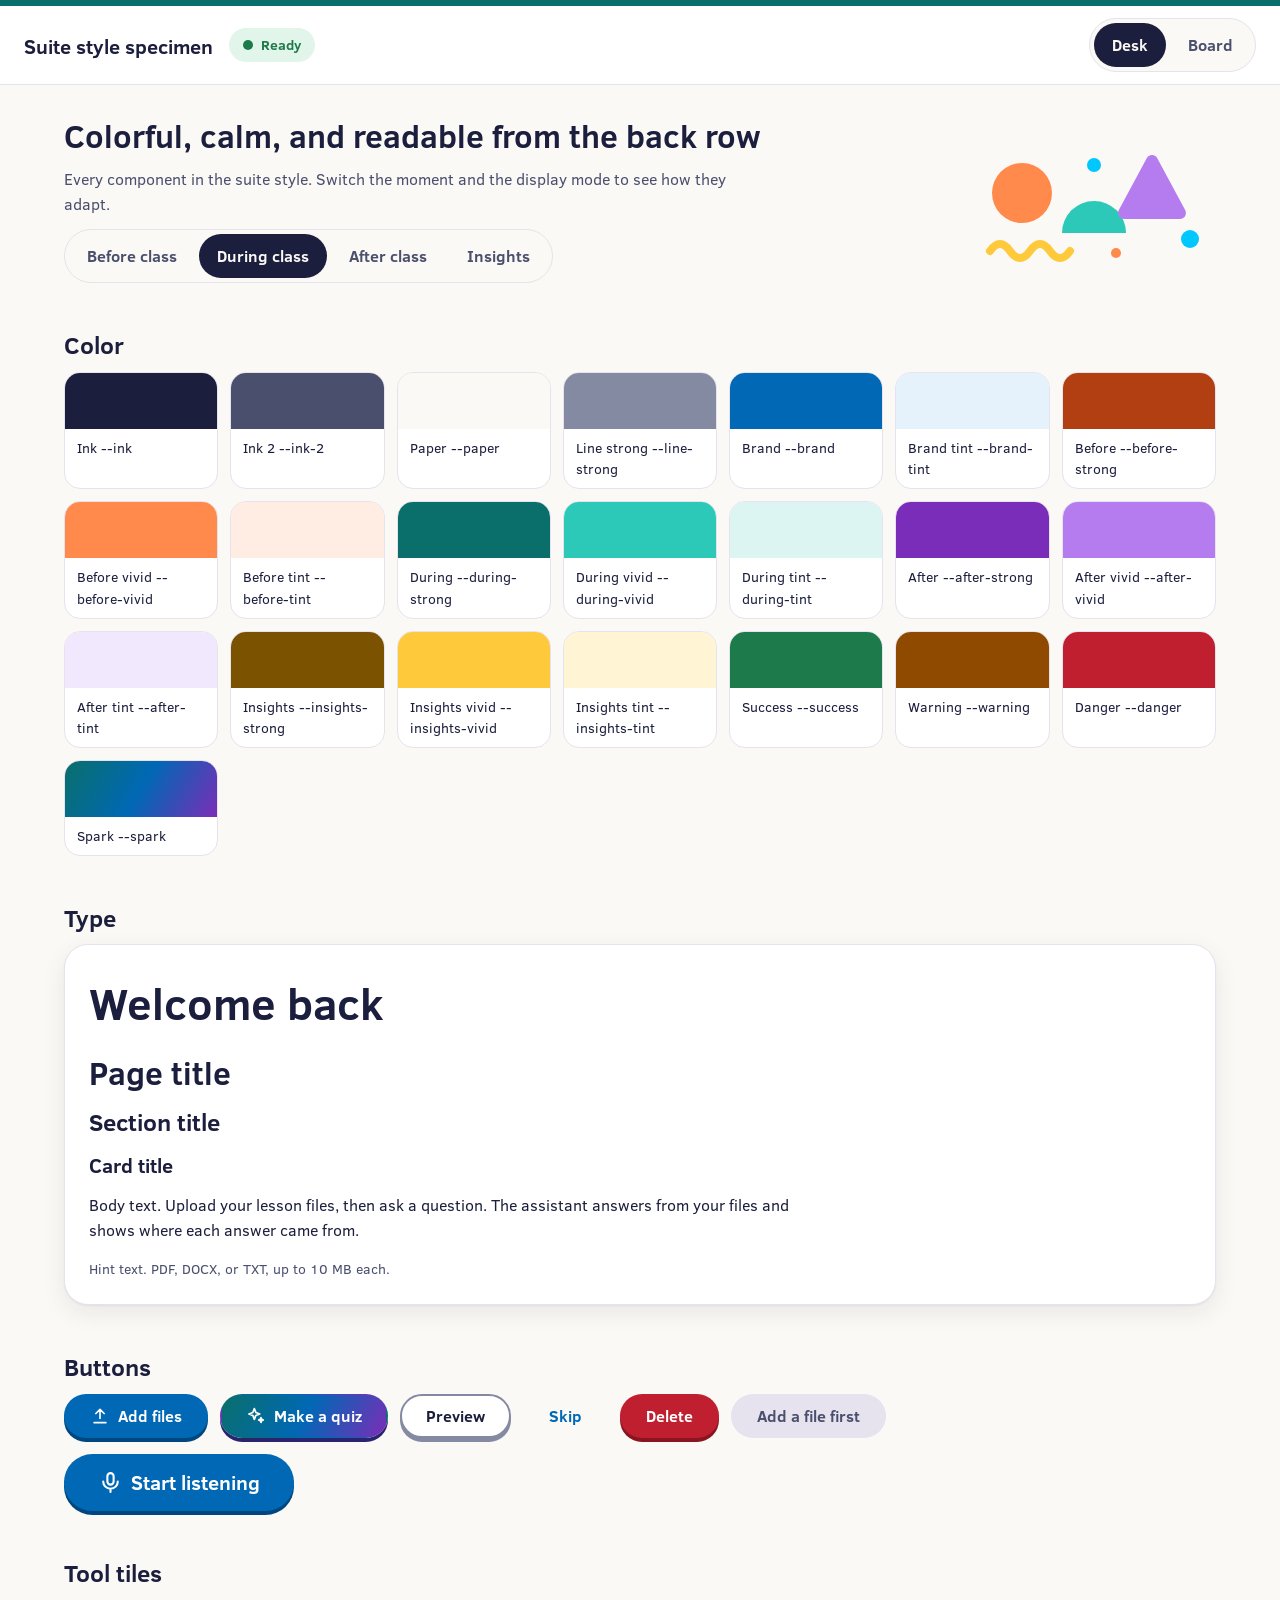
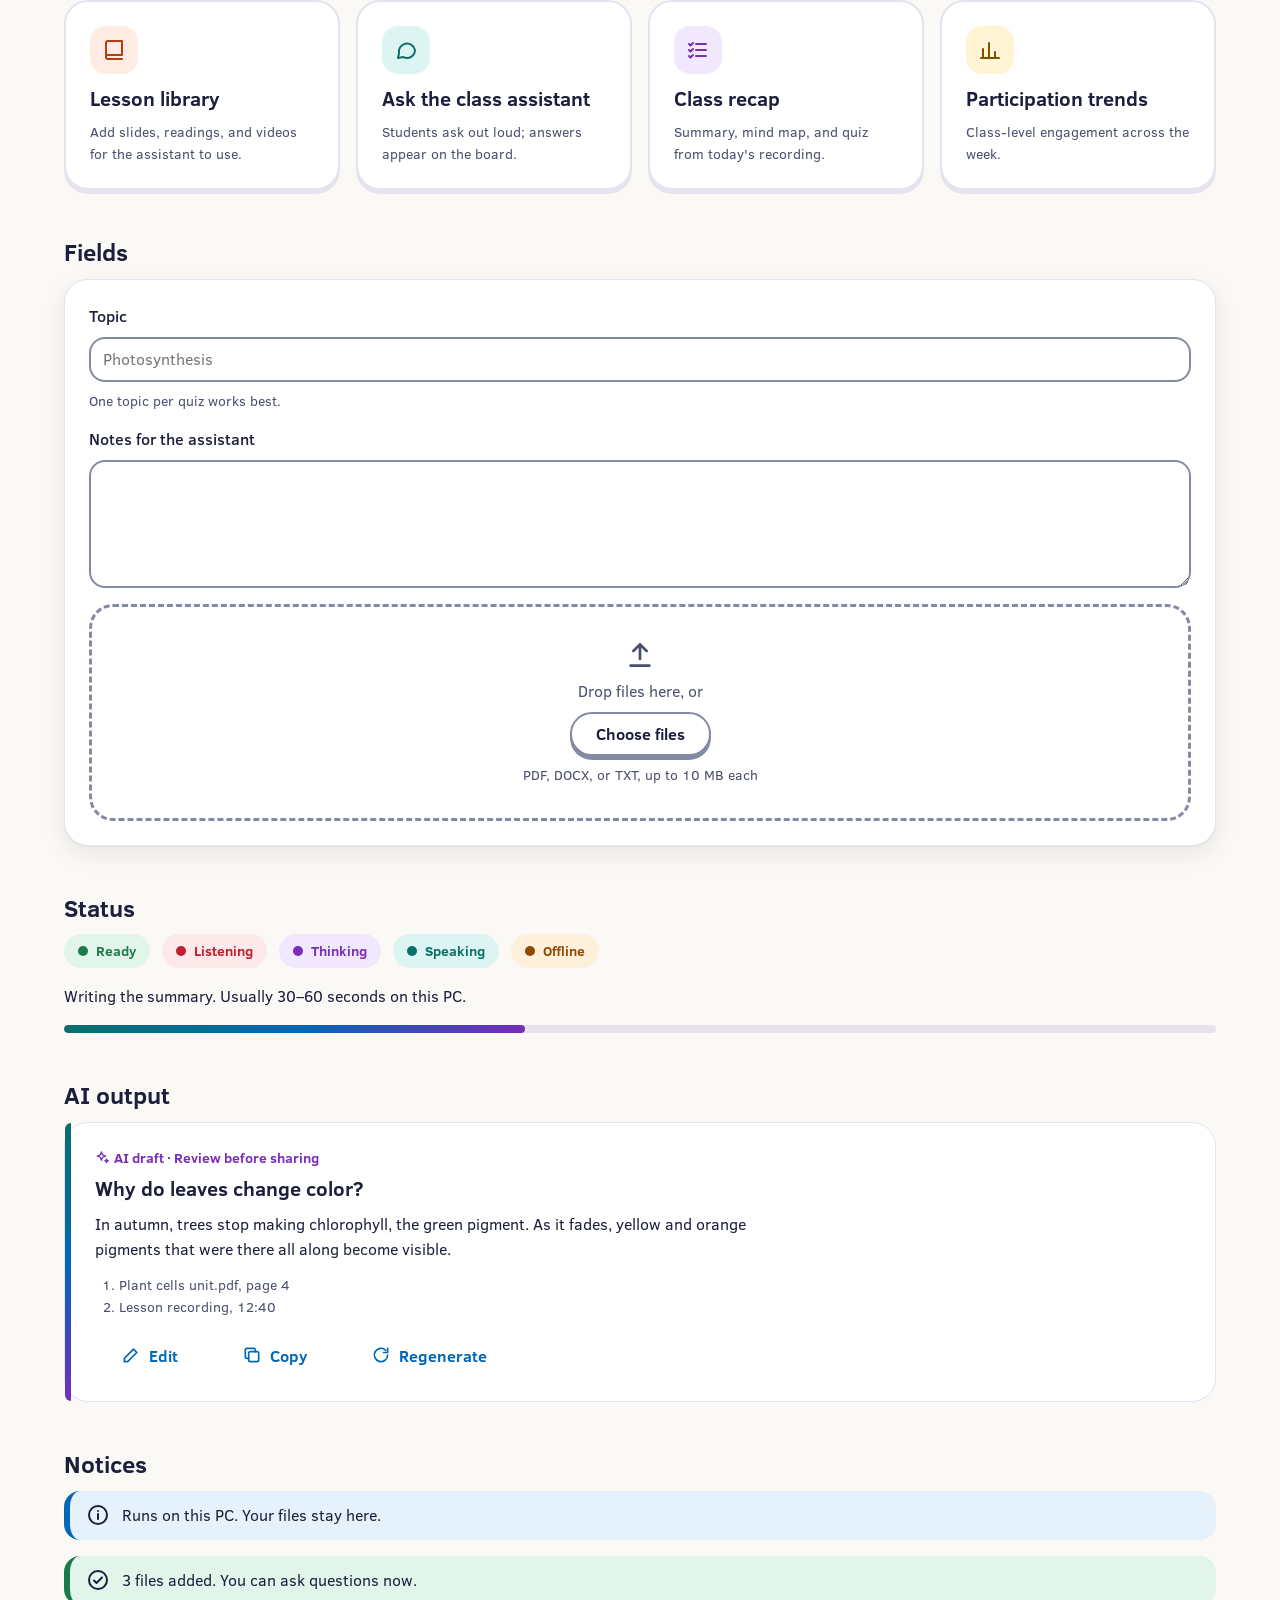
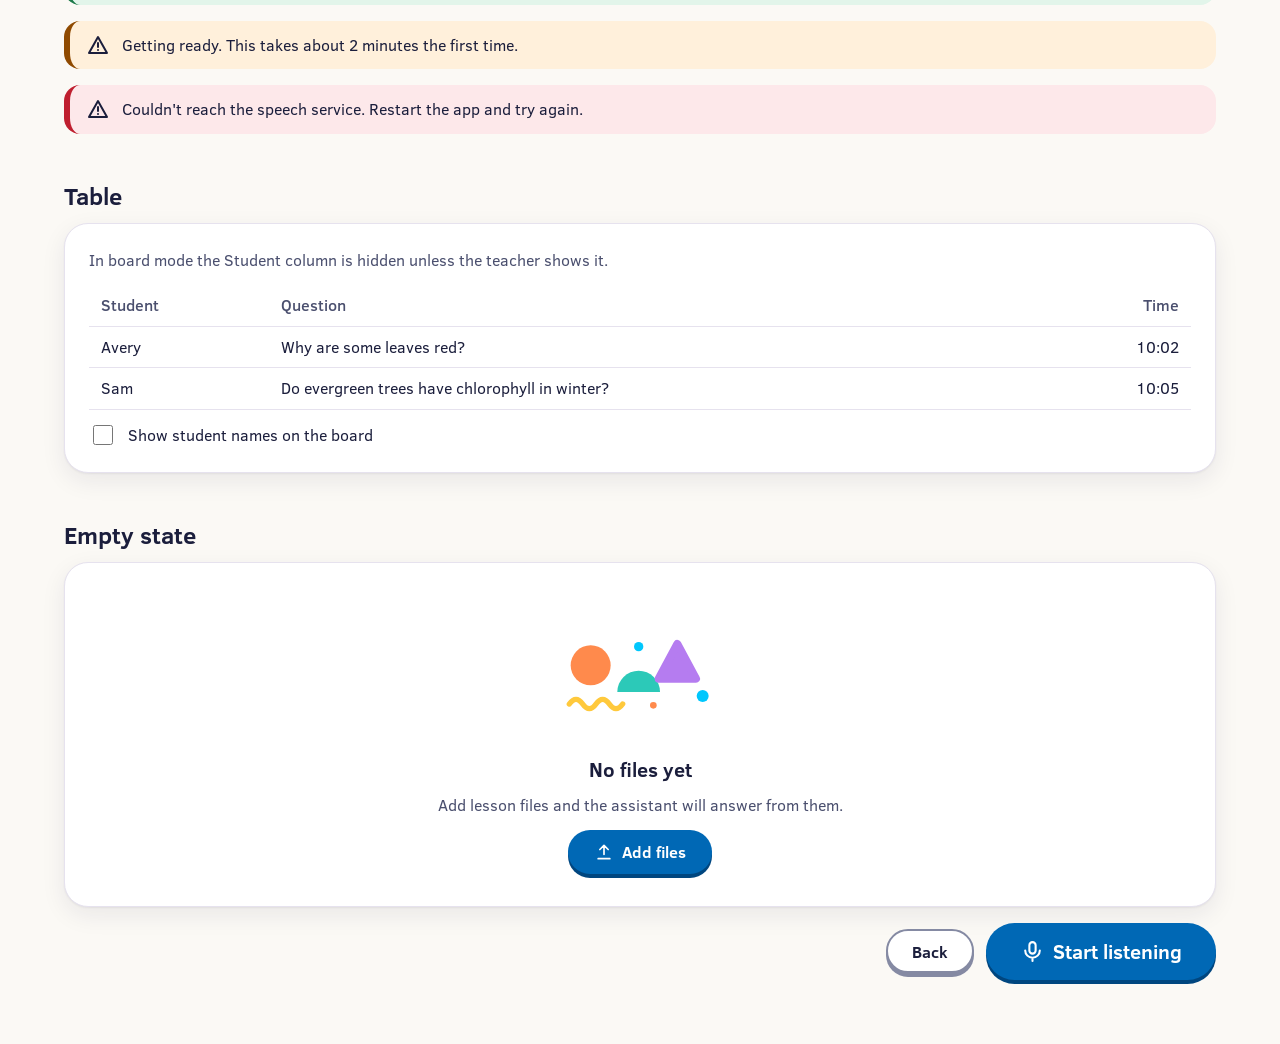
<file: .github/skills/edu-design/assets/specimen.html>
<!DOCTYPE html>
<!--
SPDX-FileCopyrightText: (C) 2026 Intel Corporation
SPDX-License-Identifier: Apache-2.0
-->
<html lang="en" data-moment="during" data-display="desk">
<head>
<meta charset="utf-8">
<meta name="viewport" content="width=device-width, initial-scale=1">
<title>Suite style specimen</title>
<link rel="stylesheet" href="./tokens.css">
<style>
  .swatches { display: grid; gap: var(--space-3); grid-template-columns: repeat(auto-fill, minmax(min(100%, 9rem), 1fr)); }
  .swatch { border: 1px solid var(--line); border-radius: var(--radius); overflow: hidden; background: var(--surface); font-size: var(--text-sm); }
  .swatch > div { height: 3.5rem; }
  .swatch > p { margin: 0; padding: var(--space-2) var(--space-3); }
  .hero { display: flex; flex-wrap: wrap; align-items: center; justify-content: space-between; gap: var(--space-5); }
  .hero svg { width: min(100%, 15rem); height: auto; }
  .empty { display: grid; justify-items: center; gap: var(--space-3); text-align: center; padding: var(--space-6); }
  .empty > svg { width: 10rem; height: auto; }
  section > h2 { margin-top: var(--space-6); }
</style>
</head>
<body>
<svg width="0" height="0" style="position:absolute" aria-hidden="true" focusable="false">
  <defs>
    <symbol id="i-spark" viewBox="0 0 24 24" fill="none" stroke="currentColor" stroke-width="2" stroke-linecap="round" stroke-linejoin="round"><path d="M10 3l1.8 4.7 4.7 1.8-4.7 1.8L10 16l-1.8-4.7L3.5 9.5l4.7-1.8z"/><path d="M18 14l.8 2 2 .8-2 .8-.8 2-.8-2-2-.8 2-.8z"/></symbol>
    <symbol id="i-upload" viewBox="0 0 24 24" fill="none" stroke="currentColor" stroke-width="2" stroke-linecap="round" stroke-linejoin="round"><path d="M12 15V4M7 9l5-5 5 5M5 20h14"/></symbol>
    <symbol id="i-mic" viewBox="0 0 24 24" fill="none" stroke="currentColor" stroke-width="2" stroke-linecap="round" stroke-linejoin="round"><rect x="9" y="3" width="6" height="11" rx="3"/><path d="M5 11a7 7 0 0 0 14 0M12 18v3"/></symbol>
    <symbol id="i-book" viewBox="0 0 24 24" fill="none" stroke="currentColor" stroke-width="2" stroke-linecap="round" stroke-linejoin="round"><path d="M4 19V5a2 2 0 0 1 2-2h14v14H6a2 2 0 0 0-2 2 2 2 0 0 0 2 2h14"/></symbol>
    <symbol id="i-chat" viewBox="0 0 24 24" fill="none" stroke="currentColor" stroke-width="2" stroke-linecap="round" stroke-linejoin="round"><path d="M21 12a8 8 0 0 1-11.6 7.1L4 20l1-4.6A8 8 0 1 1 21 12z"/></symbol>
    <symbol id="i-checks" viewBox="0 0 24 24" fill="none" stroke="currentColor" stroke-width="2" stroke-linecap="round" stroke-linejoin="round"><path d="M10 6h10M10 12h10M10 18h10M3 6l1.5 1.5L7 5M3 12l1.5 1.5L7 11M3 18l1.5 1.5L7 17"/></symbol>
    <symbol id="i-chart" viewBox="0 0 24 24" fill="none" stroke="currentColor" stroke-width="2" stroke-linecap="round" stroke-linejoin="round"><path d="M5 20V11M11 20V5M17 20v-6M3 20h18"/></symbol>
    <symbol id="i-info" viewBox="0 0 24 24" fill="none" stroke="currentColor" stroke-width="2" stroke-linecap="round" stroke-linejoin="round"><circle cx="12" cy="12" r="9"/><path d="M12 11v5M12 8h.01"/></symbol>
    <symbol id="i-check" viewBox="0 0 24 24" fill="none" stroke="currentColor" stroke-width="2" stroke-linecap="round" stroke-linejoin="round"><circle cx="12" cy="12" r="9"/><path d="M8 12.5l2.5 2.5L16 9.5"/></symbol>
    <symbol id="i-alert" viewBox="0 0 24 24" fill="none" stroke="currentColor" stroke-width="2" stroke-linecap="round" stroke-linejoin="round"><path d="M12 4l9 16H3z"/><path d="M12 10v4M12 17h.01"/></symbol>
    <symbol id="i-edit" viewBox="0 0 24 24" fill="none" stroke="currentColor" stroke-width="2" stroke-linecap="round" stroke-linejoin="round"><path d="M4 20h4L19 9l-4-4L4 16z"/></symbol>
    <symbol id="i-copy" viewBox="0 0 24 24" fill="none" stroke="currentColor" stroke-width="2" stroke-linecap="round" stroke-linejoin="round"><rect x="8" y="8" width="12" height="12" rx="2"/><path d="M16 8V6a2 2 0 0 0-2-2H6a2 2 0 0 0-2 2v8a2 2 0 0 0 2 2h2"/></symbol>
    <symbol id="i-redo" viewBox="0 0 24 24" fill="none" stroke="currentColor" stroke-width="2" stroke-linecap="round" stroke-linejoin="round"><path d="M20 12a8 8 0 1 1-2.3-5.7M20 4v5h-5"/></symbol>
    <symbol id="confetti" viewBox="0 0 240 130">
      <circle cx="46" cy="58" r="30" style="fill:var(--before-vivid)"/>
      <path d="M86 98a32 32 0 0 1 64 0z" style="fill:var(--during-vivid)"/>
      <path d="M176 26l28 52h-56z" style="fill:var(--after-vivid);stroke:var(--after-vivid)" stroke-width="12" stroke-linejoin="round"/>
      <path d="M14 116q10-14 20 0t20 0 20 0 20 0" fill="none" style="stroke:var(--insights-vivid)" stroke-width="8" stroke-linecap="round"/>
      <circle cx="118" cy="30" r="7" style="fill:var(--brand-vivid)"/><circle cx="214" cy="104" r="9" style="fill:var(--brand-vivid)"/><circle cx="140" cy="118" r="5" style="fill:var(--before-vivid)"/>
    </symbol>
  </defs>
</svg>

<header class="app-bar">
  <p class="app-name">Suite style specimen</p>
  <span class="pill" data-state="ready" role="status">Ready</span>
  <span class="spacer"></span>
  <div class="segmented" role="group" aria-label="Display">
    <button type="button" data-set-display="desk">Desk</button>
    <button type="button" data-set-display="board">Board</button>
  </div>
</header>

<main class="page stack">
  <div class="hero">
    <div>
      <h1>Colorful, calm, and readable from the back row</h1>
      <p class="muted">Every component in the suite style. Switch the moment and the display mode to see how they adapt.</p>
      <div class="segmented" role="group" aria-label="Moment">
        <button type="button" data-set-moment="before">Before class</button>
        <button type="button" data-set-moment="during">During class</button>
        <button type="button" data-set-moment="after">After class</button>
        <button type="button" data-set-moment="insights">Insights</button>
      </div>
    </div>
    <svg aria-hidden="true"><use href="#confetti"/></svg>
  </div>

  <section>
    <h2>Color</h2>
    <div class="swatches" id="swatches"></div>
  </section>

  <section>
    <h2>Type</h2>
    <div class="card stack">
      <p style="font-size:var(--text-3xl);font-weight:var(--weight-bold);margin:0">Welcome back</p>
      <h1 style="margin:0">Page title</h1>
      <h2 style="margin:0">Section title</h2>
      <h3 style="margin:0">Card title</h3>
      <p style="margin:0">Body text. Upload your lesson files, then ask a question. The assistant answers from your files and shows where each answer came from.</p>
      <p class="muted" style="margin:0;font-size:var(--text-sm)">Hint text. PDF, DOCX, or TXT, up to 10 MB each.</p>
    </div>
  </section>

  <section>
    <h2>Buttons</h2>
    <div class="row">
      <button class="btn btn-primary" type="button"><svg aria-hidden="true"><use href="#i-upload"/></svg>Add files</button>
      <button class="btn btn-ai" type="button"><svg aria-hidden="true"><use href="#i-spark"/></svg>Make a quiz</button>
      <button class="btn btn-secondary" type="button">Preview</button>
      <button class="btn btn-quiet" type="button">Skip</button>
      <button class="btn btn-danger" type="button">Delete</button>
      <button class="btn btn-primary" type="button" disabled>Add a file first</button>
    </div>
    <div class="row" style="margin-top:var(--space-4)">
      <button class="btn btn-primary btn-lg" type="button"><svg aria-hidden="true"><use href="#i-mic"/></svg>Start listening</button>
    </div>
  </section>

  <section>
    <h2>Tool tiles</h2>
    <div class="tile-grid">
      <button class="tile" type="button" data-moment="before">
        <span class="tile-icon"><svg aria-hidden="true"><use href="#i-book"/></svg></span>
        <span class="tile-title">Lesson library</span>
        <span class="tile-desc">Add slides, readings, and videos for the assistant to use.</span>
      </button>
      <button class="tile" type="button" data-moment="during">
        <span class="tile-icon"><svg aria-hidden="true"><use href="#i-chat"/></svg></span>
        <span class="tile-title">Ask the class assistant</span>
        <span class="tile-desc">Students ask out loud; answers appear on the board.</span>
      </button>
      <button class="tile" type="button" data-moment="after">
        <span class="tile-icon"><svg aria-hidden="true"><use href="#i-checks"/></svg></span>
        <span class="tile-title">Class recap</span>
        <span class="tile-desc">Summary, mind map, and quiz from today's recording.</span>
      </button>
      <button class="tile" type="button" data-moment="insights">
        <span class="tile-icon"><svg aria-hidden="true"><use href="#i-chart"/></svg></span>
        <span class="tile-title">Participation trends</span>
        <span class="tile-desc">Class-level engagement across the week.</span>
      </button>
    </div>
  </section>

  <section>
    <h2>Fields</h2>
    <div class="card stack">
      <div class="field">
        <label for="topic">Topic</label>
        <input id="topic" type="text" placeholder="Photosynthesis" aria-describedby="topic-hint">
        <span class="hint" id="topic-hint">One topic per quiz works best.</span>
      </div>
      <div class="field">
        <label for="notes">Notes for the assistant</label>
        <textarea id="notes"></textarea>
      </div>
      <div class="dropzone">
        <svg aria-hidden="true" width="32" height="32"><use href="#i-upload"/></svg>
        <span>Drop files here, or</span>
        <button class="btn btn-secondary" type="button">Choose files</button>
        <span style="font-size:var(--text-sm)">PDF, DOCX, or TXT, up to 10 MB each</span>
      </div>
    </div>
  </section>

  <section>
    <h2>Status</h2>
    <div class="row">
      <span class="pill" data-state="ready">Ready</span>
      <span class="pill" data-state="listening">Listening</span>
      <span class="pill" data-state="thinking">Thinking</span>
      <span class="pill" data-state="speaking">Speaking</span>
      <span class="pill" data-state="offline">Offline</span>
    </div>
    <div class="stack" style="margin-top:var(--space-4)">
      <span id="p1">Writing the summary. Usually 30–60 seconds on this PC.</span>
      <div class="progress" data-indeterminate role="progressbar" aria-labelledby="p1"><span></span></div>
    </div>
  </section>

  <section>
    <h2>AI output</h2>
    <article class="ai-output" aria-labelledby="ai-title">
      <div class="ai-label"><svg aria-hidden="true"><use href="#i-spark"/></svg>AI draft · Review before sharing</div>
      <h3 id="ai-title">Why do leaves change color?</h3>
      <p>In autumn, trees stop making chlorophyll, the green pigment. As it fades, yellow and orange pigments that were there all along become visible.</p>
      <ol class="sources">
        <li>Plant cells unit.pdf, page 4</li>
        <li>Lesson recording, 12:40</li>
      </ol>
      <div class="row" style="margin-top:var(--space-4)">
        <button class="btn btn-quiet" type="button"><svg aria-hidden="true"><use href="#i-edit"/></svg>Edit</button>
        <button class="btn btn-quiet" type="button"><svg aria-hidden="true"><use href="#i-copy"/></svg>Copy</button>
        <button class="btn btn-quiet" type="button"><svg aria-hidden="true"><use href="#i-redo"/></svg>Regenerate</button>
      </div>
    </article>
  </section>

  <section>
    <h2>Notices</h2>
    <div class="stack">
      <div class="notice"><svg aria-hidden="true"><use href="#i-info"/></svg><p style="margin:0">Runs on this PC. Your files stay here.</p></div>
      <div class="notice" data-tone="success"><svg aria-hidden="true"><use href="#i-check"/></svg><p style="margin:0">3 files added. You can ask questions now.</p></div>
      <div class="notice" data-tone="warning"><svg aria-hidden="true"><use href="#i-alert"/></svg><p style="margin:0">Getting ready. This takes about 2 minutes the first time.</p></div>
      <div class="notice" data-tone="danger"><svg aria-hidden="true"><use href="#i-alert"/></svg><p style="margin:0">Couldn't reach the speech service. Restart the app and try again.</p></div>
    </div>
  </section>

  <section>
    <h2>Table</h2>
    <div class="card">
      <p class="muted">In board mode the Student column is hidden unless the teacher shows it.</p>
      <table>
        <thead><tr><th scope="col" data-private>Student</th><th scope="col">Question</th><th scope="col" class="num">Time</th></tr></thead>
        <tbody>
          <tr><td data-private>Avery</td><td>Why are some leaves red?</td><td class="num">10:02</td></tr>
          <tr><td data-private>Sam</td><td>Do evergreen trees have chlorophyll in winter?</td><td class="num">10:05</td></tr>
        </tbody>
      </table>
      <label class="row" style="margin-top:var(--space-3)"><input type="checkbox" id="show-private"> Show student names on the board</label>
    </div>
  </section>

  <section>
    <h2>Empty state</h2>
    <div class="card empty">
      <svg aria-hidden="true"><use href="#confetti"/></svg>
      <h3 style="margin:0">No files yet</h3>
      <p class="muted" style="margin:0">Add lesson files and the assistant will answer from them.</p>
      <button class="btn btn-primary" type="button"><svg aria-hidden="true"><use href="#i-upload"/></svg>Add files</button>
    </div>
  </section>

  <div class="action-bar" data-side="end">
    <button class="btn btn-secondary" type="button">Back</button>
    <button class="btn btn-primary btn-lg" type="button"><svg aria-hidden="true"><use href="#i-mic"/></svg>Start listening</button>
  </div>
</main>

<script>
  const root = document.documentElement;

  const modes = ["desk", "board"];
  function setDisplay(mode) {
    if (!modes.includes(mode)) mode = "desk";
    root.dataset.display = mode;
    localStorage.setItem("display", mode);
    document.querySelectorAll("[data-set-display]").forEach((b) =>
      b.setAttribute("aria-pressed", String(b.dataset.setDisplay === mode)));
  }
  document.querySelectorAll("[data-set-display]").forEach((b) =>
    b.addEventListener("click", () => setDisplay(b.dataset.setDisplay)));
  setDisplay(new URLSearchParams(location.search).get("display") || localStorage.getItem("display"));

  function setMoment(moment) {
    root.dataset.moment = moment;
    document.querySelectorAll("[data-set-moment]").forEach((b) =>
      b.setAttribute("aria-pressed", String(b.dataset.setMoment === moment)));
  }
  document.querySelectorAll("[data-set-moment]").forEach((b) =>
    b.addEventListener("click", () => setMoment(b.dataset.setMoment)));
  setMoment(root.dataset.moment);

  document.getElementById("show-private").addEventListener("change", (e) =>
    root.toggleAttribute("data-show-private", e.target.checked));

  const swatches = [
    ["Ink", "--ink"], ["Ink 2", "--ink-2"], ["Paper", "--paper"], ["Line strong", "--line-strong"],
    ["Brand", "--brand"], ["Brand tint", "--brand-tint"],
    ["Before", "--before-strong"], ["Before vivid", "--before-vivid"], ["Before tint", "--before-tint"],
    ["During", "--during-strong"], ["During vivid", "--during-vivid"], ["During tint", "--during-tint"],
    ["After", "--after-strong"], ["After vivid", "--after-vivid"], ["After tint", "--after-tint"],
    ["Insights", "--insights-strong"], ["Insights vivid", "--insights-vivid"], ["Insights tint", "--insights-tint"],
    ["Success", "--success"], ["Warning", "--warning"], ["Danger", "--danger"], ["Spark", "--spark"],
  ];
  const list = document.getElementById("swatches");
  for (const [name, token] of swatches) {
    const item = document.createElement("div");
    item.className = "swatch";
    const chip = document.createElement("div");
    chip.style.background = `var(${token})`;
    const label = document.createElement("p");
    label.textContent = `${name} ${token}`;
    item.append(chip, label);
    list.append(item);
  }
</script>
</body>
</html>
</file>
<file: .github/skills/edu-design/assets/tokens.css>
/*
 * SPDX-FileCopyrightText: (C) 2026 Intel Corporation
 * SPDX-License-Identifier: Apache-2.0
 *
 * Education AI Suite design tokens and base components (edu-design skill).
 * Copy into an app unchanged, with fonts/ beside it; override custom properties in the app's own CSS.
 */

@font-face {
  font-family: "Clear Sans";
  src: url("fonts/ClearSans-Regular.woff") format("woff");
  font-weight: 400;
  font-style: normal;
  font-display: swap;
}
@font-face {
  font-family: "Clear Sans";
  src: url("fonts/ClearSans-Medium.woff") format("woff");
  font-weight: 500;
  font-style: normal;
  font-display: swap;
}
@font-face {
  font-family: "Clear Sans";
  src: url("fonts/ClearSans-Bold.woff") format("woff");
  font-weight: 700;
  font-style: normal;
  font-display: swap;
}

:root {
  /* Neutrals */
  --ink: #1b1e3c;
  --ink-2: #4a4f6e;
  --paper: #fbf9f5;
  --surface: #ffffff;
  --line: #e6e2ee;
  --line-strong: #858aa3;

  /* Brand: Intel Classic Blue, with Energy Blue for decoration */
  --brand: #0068b5;
  --brand-hover: #005a9e;
  --brand-strong: #00467f;
  --brand-vivid: #00c7fd;
  --brand-tint: #e6f2fb;
  --on-brand: #ffffff;

  /* Moments. strong: text, icons, borders. vivid: decoration and large fills (ink text only). tint: backgrounds. */
  --before-strong: #b23f12;
  --before-vivid: #ff8a4c;
  --before-tint: #ffede3;
  --during-strong: #0a6f6a;
  --during-vivid: #2cc9b8;
  --during-tint: #ddf5f2;
  --after-strong: #7a2db8;
  --after-vivid: #b57cf0;
  --after-tint: #f2e8fd;
  --insights-strong: #7a5200;
  --insights-vivid: #ffc93c;
  --insights-tint: #fff4d4;

  /* Semantic */
  --success: #1d7a4a;
  --success-tint: #e2f5ea;
  --warning: #8f4a00;
  --warning-tint: #fff0db;
  --danger: #bf1f2f;
  --danger-tint: #fde8ea;

  /* AI: reserved for AI actions and AI-generated content */
  --spark: linear-gradient(120deg, #0a6f6a 0%, #0068b5 50%, #7a2db8 100%);
  --spark-shelf: #2a2470;

  /* Active moment; set data-moment on <html> or any container */
  --moment: var(--brand);
  --moment-vivid: var(--brand-vivid);
  --moment-tint: var(--brand-tint);

  /* Type */
  --font-display: "Clear Sans", "Segoe UI Variable Display", "Segoe UI", system-ui, -apple-system, "Helvetica Neue", Arial, sans-serif;
  --font-body: "Clear Sans", "Segoe UI Variable Text", "Segoe UI", system-ui, -apple-system, "Helvetica Neue", Arial, sans-serif;
  --font-mono: "Intel One Mono", "Cascadia Mono", Consolas, ui-monospace, monospace;
  --weight-regular: 400;
  --weight-medium: 500;
  --weight-bold: 700;
  --text-sm: 0.875rem;
  --text-md: 1rem;
  --text-lg: 1.25rem;
  --text-xl: 1.5rem;
  --text-2xl: 2rem;
  --text-3xl: 2.75rem;
  --leading: 1.55;
  --leading-tight: 1.2;
  --measure: 70ch;

  /* Space (4px grid at desk size) */
  --space-1: 0.25rem;
  --space-2: 0.5rem;
  --space-3: 0.75rem;
  --space-4: 1rem;
  --space-5: 1.5rem;
  --space-6: 2rem;
  --space-7: 3rem;
  --space-8: 4rem;

  /* Shape and depth */
  --radius-sm: 0.625rem;
  --radius: 1rem;
  --radius-lg: 1.5rem;
  --radius-pill: 999px;
  --shelf: 0.25rem;
  --shadow-soft: 0 1px 2px rgb(27 30 60 / 0.06), 0 8px 24px rgb(27 30 60 / 0.08);

  /* Interaction */
  --target: 2.75rem;
  --dur-fast: 120ms;
  --dur: 200ms;
  --dur-slow: 320ms;
  --ease: cubic-bezier(0.2, 0.8, 0.2, 1);

  accent-color: var(--brand);
}

[data-moment="before"] { --moment: var(--before-strong); --moment-vivid: var(--before-vivid); --moment-tint: var(--before-tint); }
[data-moment="during"] { --moment: var(--during-strong); --moment-vivid: var(--during-vivid); --moment-tint: var(--during-tint); }
[data-moment="after"] { --moment: var(--after-strong); --moment-vivid: var(--after-vivid); --moment-tint: var(--after-tint); }
[data-moment="insights"] { --moment: var(--insights-strong); --moment-vivid: var(--insights-vivid); --moment-tint: var(--insights-tint); }

/* Display modes: everything is in rem, so the root size scales the whole UI */
html { font-size: 100%; }
html[data-display="board"] { font-size: 175%; --measure: 40ch; }
@media (pointer: coarse) { :root { --target: 3rem; } }

/* Base */
*, *::before, *::after { box-sizing: border-box; }
body {
  margin: 0;
  font-family: var(--font-body);
  font-size: var(--text-md);
  line-height: var(--leading);
  color: var(--ink);
  background: var(--paper);
}
:where(h1, h2, h3, h4) {
  margin: 0 0 var(--space-3);
  font-family: var(--font-display);
  line-height: var(--leading-tight);
  text-wrap: balance;
}
:where(h1) { font-size: var(--text-2xl); font-weight: var(--weight-bold); }
:where(h2) { font-size: var(--text-xl); font-weight: var(--weight-bold); }
:where(h3) { font-size: var(--text-lg); font-weight: var(--weight-bold); }
:where(h4) { font-size: var(--text-md); font-weight: var(--weight-bold); }
:where(p) { margin: 0 0 var(--space-3); max-width: var(--measure); }
:where(a) { color: var(--brand); text-underline-offset: 0.2em; }
:where(code, kbd) { font-family: var(--font-mono); font-size: 0.9em; }
:focus-visible { outline: 0.1875rem solid var(--ink); outline-offset: 0.1875rem; }

/* Layout */
.page { max-width: 75rem; margin-inline: auto; padding: var(--space-6) var(--space-5) var(--space-8); }
.stack { display: flex; flex-direction: column; gap: var(--space-4); }
.row { display: flex; flex-wrap: wrap; align-items: center; gap: var(--space-3); }
.muted { color: var(--ink-2); }
.visually-hidden {
  position: absolute; width: 1px; height: 1px; margin: -1px; padding: 0;
  overflow: hidden; clip: rect(0 0 0 0); white-space: nowrap; border: 0;
}

/* App bar: the moment ribbon on top tells you where you are in the teaching day */
.app-bar {
  display: flex; flex-wrap: wrap; align-items: center; gap: var(--space-4);
  padding: var(--space-3) var(--space-5);
  background: var(--surface);
  border-top: 0.375rem solid var(--moment);
  border-bottom: 1px solid var(--line);
}
.app-bar .app-name { margin: 0; font-family: var(--font-display); font-size: var(--text-lg); font-weight: var(--weight-bold); }
.app-bar .spacer { flex: 1; }

/* Buttons: pressable things sit on a shelf and sink when pressed */
.btn {
  --btn-shelf: transparent;
  display: inline-flex; align-items: center; justify-content: center; gap: var(--space-2);
  min-height: var(--target); min-width: var(--target);
  padding: 0 var(--space-5);
  font: inherit; font-size: var(--text-md); font-weight: var(--weight-bold); line-height: 1.2;
  text-decoration: none;
  border: 0.125rem solid transparent;
  border-radius: var(--radius-pill);
  box-shadow: 0 var(--shelf) 0 var(--btn-shelf);
  cursor: pointer;
  touch-action: manipulation;
  transition: transform var(--dur-fast) var(--ease), box-shadow var(--dur-fast) var(--ease), background-color var(--dur-fast) var(--ease);
}
.btn svg { width: 1.25em; height: 1.25em; flex: none; }
.btn:active:not(:disabled, [aria-disabled="true"]) { transform: translateY(var(--shelf)); box-shadow: 0 0 0 var(--btn-shelf); }
.btn-primary { --btn-shelf: var(--brand-strong); background: var(--brand); color: var(--on-brand); }
.btn-primary:hover { background: var(--brand-hover); }
.btn-secondary { --btn-shelf: var(--line-strong); background: var(--surface); color: var(--ink); border-color: var(--line-strong); }
.btn-secondary:hover { border-color: var(--ink); }
.btn-quiet { background: transparent; color: var(--brand); box-shadow: none; }
.btn-quiet:hover { background: var(--brand-tint); }
.btn-ai { --btn-shelf: var(--spark-shelf); background: var(--spark); color: #ffffff; }
.btn-ai:hover { filter: saturate(1.15); }
.btn-danger { --btn-shelf: #8a1520; background: var(--danger); color: #ffffff; }
.btn-lg { min-height: calc(var(--target) * 1.3); padding: 0 var(--space-6); font-size: var(--text-lg); }
.btn:disabled, .btn[aria-disabled="true"] {
  background: var(--line); color: var(--ink-2); border-color: transparent;
  box-shadow: none; filter: none; cursor: not-allowed;
}

/* Segmented control (display toggle, filters) */
.segmented {
  display: inline-flex; gap: var(--space-1); padding: var(--space-1);
  background: var(--paper); border: 1px solid var(--line); border-radius: var(--radius-pill);
}
.segmented button {
  min-height: var(--target); padding: 0 var(--space-4);
  font: inherit; font-weight: var(--weight-bold); color: var(--ink-2);
  background: transparent; border: 0.125rem solid transparent; border-radius: var(--radius-pill);
  cursor: pointer; touch-action: manipulation;
}
.segmented button[aria-pressed="true"] { background: var(--ink); color: var(--paper); }

/* Cards and tool tiles */
.card {
  padding: var(--space-5);
  background: var(--surface);
  border: 1px solid var(--line);
  border-radius: var(--radius-lg);
  box-shadow: var(--shadow-soft);
}
.tile-grid { display: grid; gap: var(--space-4); grid-template-columns: repeat(auto-fill, minmax(min(100%, 15rem), 1fr)); }
.tile {
  display: flex; flex-direction: column; align-items: flex-start; gap: var(--space-2);
  padding: var(--space-5);
  font: inherit; text-align: start; text-decoration: none; color: var(--ink);
  background: var(--surface);
  border: 0.125rem solid var(--line);
  border-radius: var(--radius-lg);
  box-shadow: 0 var(--shelf) 0 var(--line);
  cursor: pointer; touch-action: manipulation;
  transition: transform var(--dur-fast) var(--ease), box-shadow var(--dur-fast) var(--ease), border-color var(--dur-fast) var(--ease);
}
.tile:hover { border-color: var(--moment); box-shadow: 0 var(--shelf) 0 var(--moment); }
.tile:active { transform: translateY(var(--shelf)); box-shadow: 0 0 0 var(--moment); }
.tile-icon {
  display: grid; place-items: center; width: 3rem; height: 3rem;
  color: var(--moment); background: var(--moment-tint); border-radius: var(--radius);
}
.tile-icon svg { width: 1.5rem; height: 1.5rem; }
.tile-title { font-family: var(--font-display); font-size: var(--text-lg); font-weight: var(--weight-bold); }
.tile-desc { color: var(--ink-2); font-size: var(--text-sm); }

/* Form fields */
.field { display: grid; gap: var(--space-2); }
.field > label { font-weight: var(--weight-medium); }
.field .hint { color: var(--ink-2); font-size: var(--text-sm); }
:where(input:not([type="checkbox"], [type="radio"], [type="file"], [type="range"], [type="color"]), textarea, select) {
  width: 100%; min-height: var(--target);
  padding: var(--space-2) var(--space-3);
  font: inherit; color: var(--ink);
  background: var(--surface);
  border: 0.125rem solid var(--line-strong);
  border-radius: var(--radius);
}
:where(textarea) { min-height: 8rem; resize: vertical; }
:where(input[type="checkbox"], input[type="radio"]) { width: 1.25rem; height: 1.25rem; }
.dropzone {
  display: grid; place-items: center; gap: var(--space-2);
  padding: var(--space-6);
  text-align: center; color: var(--ink-2);
  background: var(--surface);
  border: 0.1875rem dashed var(--line-strong);
  border-radius: var(--radius-lg);
}
.dropzone.is-over { color: var(--ink); background: var(--moment-tint); border-color: var(--moment); }

/* Status pills: always a word, never just a color */
.pill {
  display: inline-flex; align-items: center; gap: var(--space-2);
  padding: var(--space-1) var(--space-3);
  font-size: var(--text-sm); font-weight: var(--weight-bold);
  color: var(--ink); background: var(--line);
  border: 0.125rem solid transparent;
  border-radius: var(--radius-pill);
}
.pill::before { content: ""; width: 0.625rem; height: 0.625rem; border-radius: 50%; background: currentColor; }
.pill[data-state="ready"] { color: var(--success); background: var(--success-tint); }
.pill[data-state="listening"] { color: var(--danger); background: var(--danger-tint); }
.pill[data-state="listening"]::before { animation: edu-pulse 1.2s ease-in-out infinite; }
.pill[data-state="thinking"] { color: var(--after-strong); background: var(--after-tint); }
.pill[data-state="speaking"] { color: var(--during-strong); background: var(--during-tint); }
.pill[data-state="offline"] { color: var(--warning); background: var(--warning-tint); }
@keyframes edu-pulse { 50% { opacity: 0.3; } }

/* AI output: spark edge, "AI draft" label, sources, actions */
.ai-output {
  position: relative;
  padding: var(--space-5);
  padding-inline-start: calc(var(--space-5) + 0.375rem);
  background: var(--surface);
  border: 1px solid var(--line);
  border-radius: var(--radius-lg);
}
.ai-output::before {
  content: ""; position: absolute; inset-block: 0; inset-inline-start: 0; width: 0.375rem;
  background: var(--spark);
  border-start-start-radius: var(--radius-lg); border-end-start-radius: var(--radius-lg);
}
.ai-label {
  display: inline-flex; align-items: center; gap: var(--space-1);
  margin-bottom: var(--space-2);
  font-size: var(--text-sm); font-weight: var(--weight-bold); color: var(--after-strong);
}
.ai-label svg { width: 1.1em; height: 1.1em; }
.sources { margin: var(--space-3) 0 0; padding-inline-start: var(--space-5); font-size: var(--text-sm); color: var(--ink-2); }

/* Notices */
.notice {
  display: flex; align-items: flex-start; gap: var(--space-3);
  padding: var(--space-3) var(--space-4);
  color: var(--ink); background: var(--brand-tint);
  border-inline-start: 0.375rem solid var(--brand);
  border-radius: var(--radius);
}
.notice svg { width: 1.5rem; height: 1.5rem; flex: none; }
.notice[data-tone="success"] { background: var(--success-tint); border-color: var(--success); }
.notice[data-tone="warning"] { background: var(--warning-tint); border-color: var(--warning); }
.notice[data-tone="danger"] { background: var(--danger-tint); border-color: var(--danger); }

/* Progress for slow AI steps; use role="progressbar" in markup */
.progress { height: 0.5rem; overflow: hidden; background: var(--line); border-radius: var(--radius-pill); }
.progress > span { display: block; width: var(--value, 0%); height: 100%; background: var(--spark); border-radius: inherit; }
.progress[data-indeterminate] > span { width: 40%; animation: edu-slide 1.4s var(--ease) infinite; }
@keyframes edu-slide { from { transform: translateX(-100%); } to { transform: translateX(250%); } }

/* Tables */
:where(table) { width: 100%; border-collapse: collapse; }
:where(th, td) { padding: var(--space-2) var(--space-3); text-align: start; border-bottom: 1px solid var(--line); vertical-align: top; }
:where(th) { font-weight: var(--weight-medium); color: var(--ink-2); }
.num { text-align: end; font-variant-numeric: tabular-nums; }

/* Action bar: main actions; docks to the bottom in board mode, within reach */
.action-bar { display: flex; flex-wrap: wrap; align-items: center; gap: var(--space-3); }
.action-bar[data-side="end"] { justify-content: flex-end; }
html[data-display="board"] .action-bar {
  position: sticky; bottom: 0; z-index: 10;
  padding: var(--space-3) var(--space-5);
  background: var(--surface);
  border-top: 1px solid var(--line);
  box-shadow: 0 -8px 24px rgb(27 30 60 / 0.08);
}

/* Shared screens: per-student data stays off the board unless the teacher reveals it */
html[data-display="board"]:not([data-show-private]) [data-private] { display: none !important; }

@media (prefers-reduced-motion: reduce) {
  *, *::before, *::after {
    animation-duration: 0.01ms !important;
    animation-iteration-count: 1 !important;
    transition-duration: 0.01ms !important;
    scroll-behavior: auto !important;
  }
}

@media (forced-colors: active) {
  .ai-output { border-inline-start: 0.375rem solid CanvasText; }
  .ai-output::before { display: none; }
  .segmented button[aria-pressed="true"] { forced-color-adjust: none; background: Highlight; color: HighlightText; }
}
</file>
